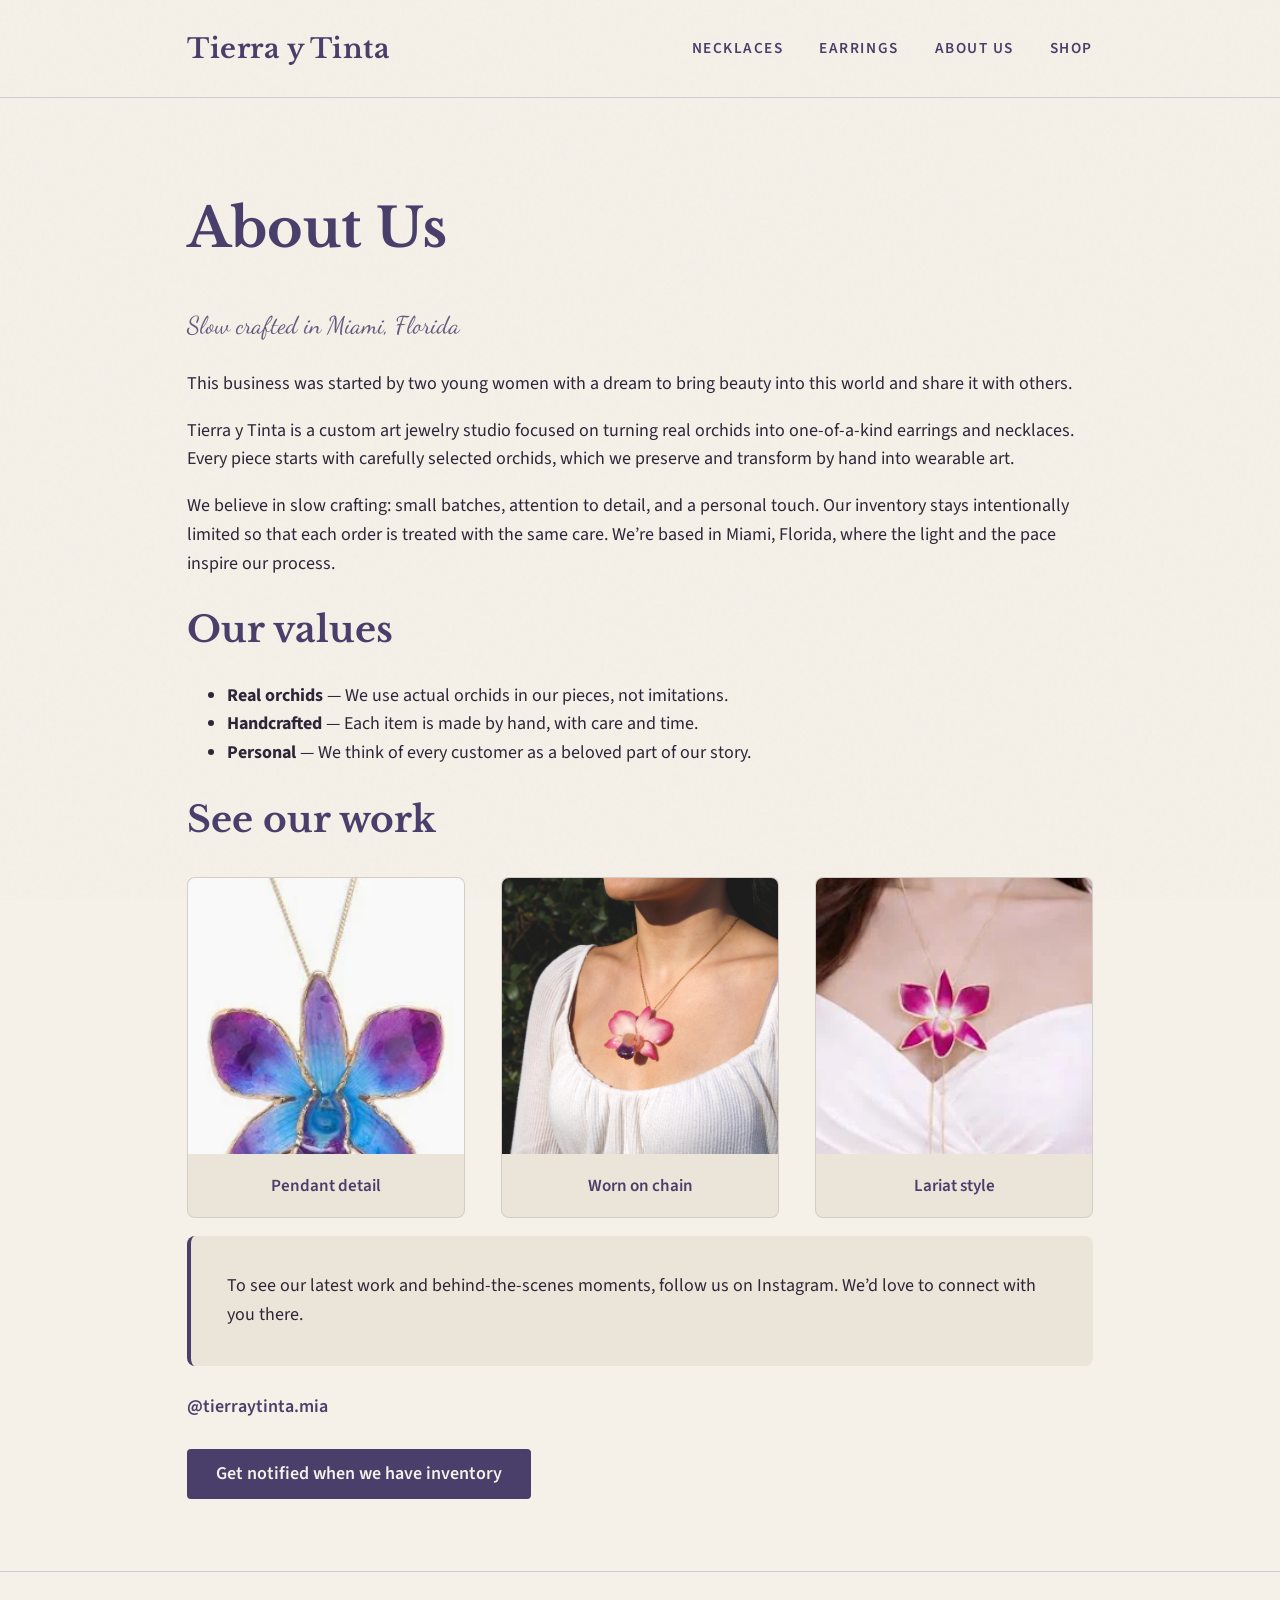
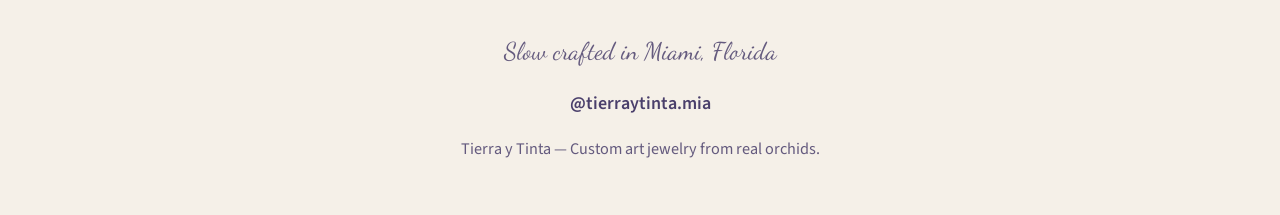
<file: about.html>
<!DOCTYPE html>
<html lang="en">
<head>
  <meta charset="UTF-8">
  <meta name="viewport" content="width=device-width, initial-scale=1.0">
  <title>About Us — Tierra y Tinta</title>
  <link rel="stylesheet" href="css/styles.css">
</head>
<body>
  <header class="site-header">
    <div class="wrapper">
      <a href="index.html" class="logo">Tierra y Tinta</a>
      <nav>
        <ul class="nav-list">
          <li><a href="purchase.html">Necklaces</a></li>
          <li><a href="purchase.html">Earrings</a></li>
          <li><a href="about.html">About Us</a></li>
          <li><a href="purchase.html">Shop</a></li>
        </ul>
      </nav>
    </div>
  </header>

  <main class="wrapper">
    <section class="section">
      <h1>About Us</h1>
      <p class="tagline">Slow crafted in Miami, Florida</p>

      <p class="about-intro">
        This business was started by two young women with a dream to bring beauty into this world and share it with others.
      </p>

      <p>
        Tierra y Tinta is a custom art jewelry studio focused on turning real orchids into one-of-a-kind earrings and necklaces. Every piece starts with carefully selected orchids, which we preserve and transform by hand into wearable art.
      </p>

      <p>
        We believe in slow crafting: small batches, attention to detail, and a personal touch. Our inventory stays intentionally limited so that each order is treated with the same care. We’re based in Miami, Florida, where the light and the pace inspire our process.
      </p>

      <h2>Our values</h2>
      <ul>
        <li><strong>Real orchids</strong> — We use actual orchids in our pieces, not imitations.</li>
        <li><strong>Handcrafted</strong> — Each item is made by hand, with care and time.</li>
        <li><strong>Personal</strong> — We think of every customer as a beloved part of our story.</li>
      </ul>

      <h2>See our work</h2>
      <div class="gallery-grid">
        <figure class="gallery-item">
          <img src="assets/orchid-pendant.png" alt="Orchid pendant — preserved real orchid with gold border">
          <figcaption>Pendant detail</figcaption>
        </figure>
        <figure class="gallery-item">
          <img src="assets/orchid-necklace-worn.png" alt="Orchid necklace worn">
          <figcaption>Worn on chain</figcaption>
        </figure>
        <figure class="gallery-item">
          <img src="assets/orchid-lariat.png" alt="Orchid lariat necklace">
          <figcaption>Lariat style</figcaption>
        </figure>
      </div>

      <p class="card-accent mb-0">
        To see our latest work and behind-the-scenes moments, follow us on Instagram. We’d love to connect with you there.
      </p>

      <p class="mt-lg">
        <a href="https://instagram.com/tierraytinta.mia" class="instagram-link" target="_blank" rel="noopener">@tierraytinta.mia</a>
      </p>

      <p class="mt-lg">
        <a href="purchase.html" class="btn">Get notified when we have inventory</a>
      </p>
    </section>
  </main>

  <footer class="site-footer">
    <div class="wrapper">
      <p class="tagline">Slow crafted in Miami, Florida</p>
      <p>
        <a href="https://instagram.com/tierraytinta.mia" class="instagram-link" target="_blank" rel="noopener">@tierraytinta.mia</a>
      </p>
      <p class="copyright">Tierra y Tinta — Custom art jewelry from real orchids.</p>
    </div>
  </footer>
</body>
</html>
</file>
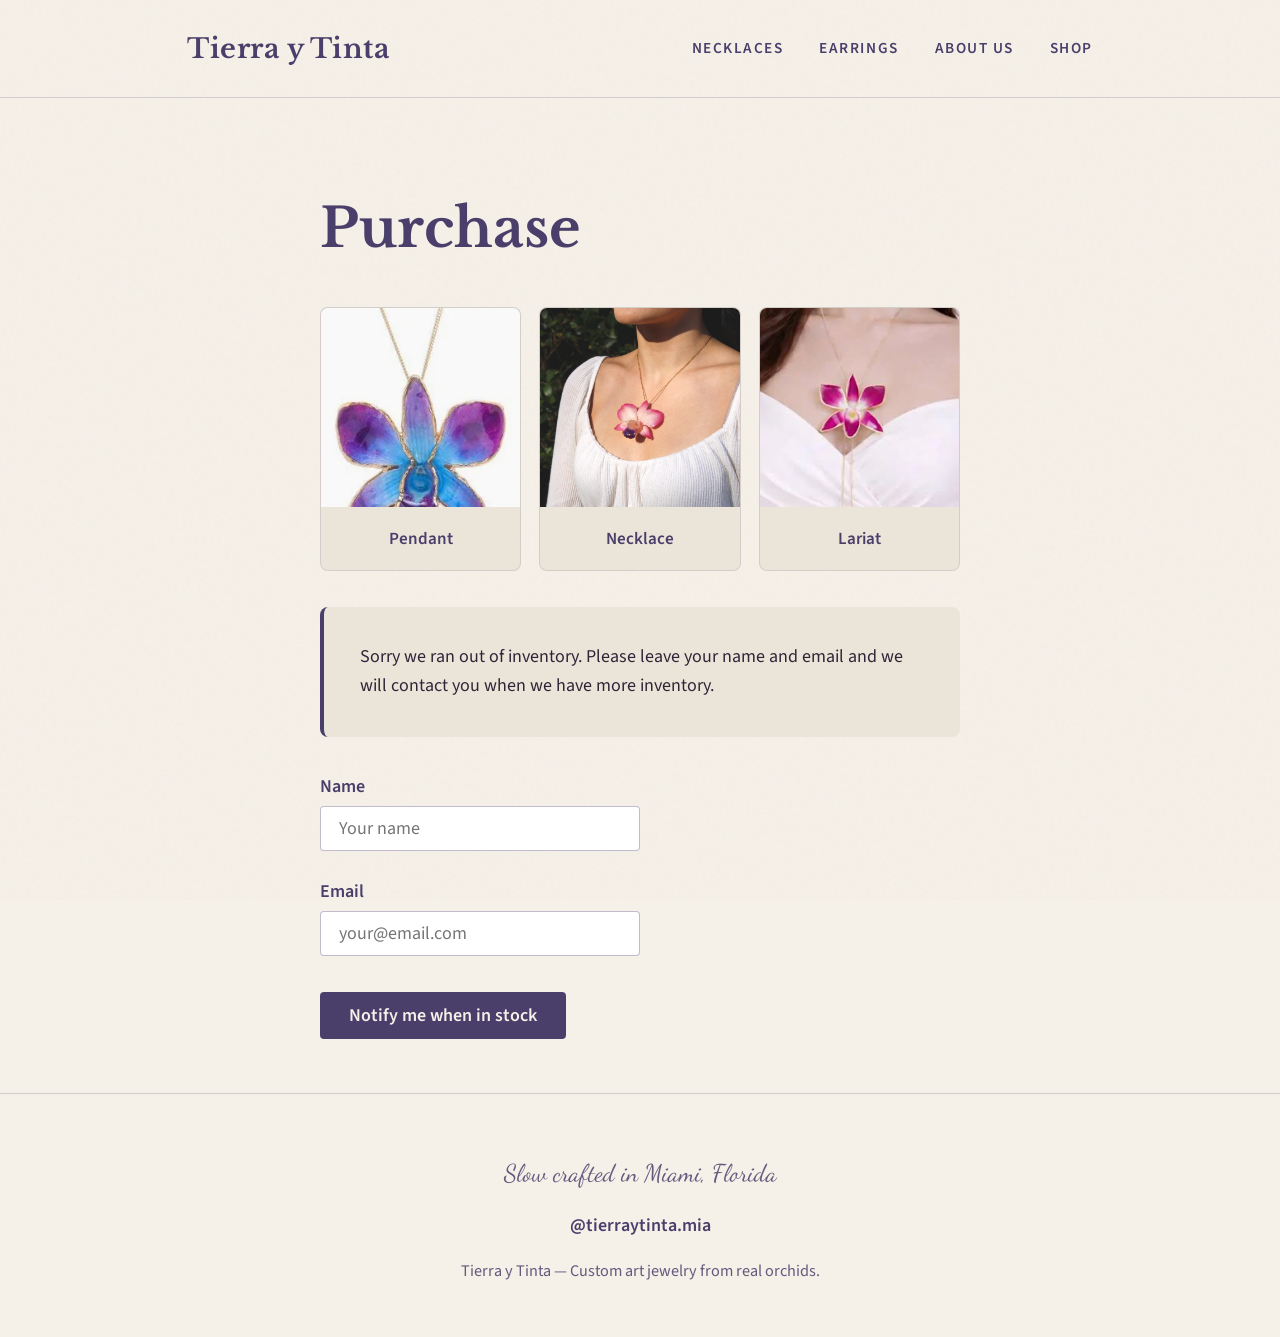
<file: purchase.html>
<!DOCTYPE html>
<html lang="en">
<head>
  <meta charset="UTF-8">
  <meta name="viewport" content="width=device-width, initial-scale=1.0">
  <title>Purchase — Tierra y Tinta</title>
  <link rel="stylesheet" href="css/styles.css">
</head>
<body>
  <header class="site-header">
    <div class="wrapper">
      <a href="index.html" class="logo">Tierra y Tinta</a>
      <nav>
        <ul class="nav-list">
          <li><a href="purchase.html">Necklaces</a></li>
          <li><a href="purchase.html">Earrings</a></li>
          <li><a href="about.html">About Us</a></li>
          <li><a href="purchase.html">Shop</a></li>
        </ul>
      </nav>
    </div>
  </header>

  <main class="wrapper">
    <section class="section section--narrow">
      <h1>Purchase</h1>

      <div class="gallery-grid gallery-grid--compact">
        <figure class="gallery-item">
          <img src="assets/orchid-pendant.png" alt="Orchid pendant detail">
          <figcaption>Pendant</figcaption>
        </figure>
        <figure class="gallery-item">
          <img src="assets/orchid-necklace-worn.png" alt="Orchid necklace worn">
          <figcaption>Necklace</figcaption>
        </figure>
        <figure class="gallery-item">
          <img src="assets/orchid-lariat.png" alt="Orchid lariat">
          <figcaption>Lariat</figcaption>
        </figure>
      </div>

      <p class="card-accent">
        Sorry we ran out of inventory. Please leave your name and email and we will contact you when we have more inventory.
      </p>

      <form class="notify-form" id="notify-form" action="#" method="post">
        <div class="form-group">
          <label for="name">Name</label>
          <input type="text" id="name" name="name" required placeholder="Your name">
        </div>
        <div class="form-group">
          <label for="email">Email</label>
          <input type="email" id="email" name="email" required placeholder="your@email.com">
        </div>
        <button type="submit" class="btn">Notify me when in stock</button>
      </form>

      <p class="thank-you-message" id="thank-you" aria-live="polite">
        Thank you! We’ll contact you when we have more inventory.
      </p>
    </section>
  </main>

  <footer class="site-footer">
    <div class="wrapper">
      <p class="tagline">Slow crafted in Miami, Florida</p>
      <p>
        <a href="https://instagram.com/tierraytinta.mia" class="instagram-link" target="_blank" rel="noopener">@tierraytinta.mia</a>
      </p>
      <p class="copyright">Tierra y Tinta — Custom art jewelry from real orchids.</p>
    </div>
  </footer>

  <script>
    (function() {
      var form = document.getElementById('notify-form');
      var thankYou = document.getElementById('thank-you');
      if (form && thankYou) {
        form.addEventListener('submit', function(e) {
          e.preventDefault();
          form.style.display = 'none';
          thankYou.classList.add('visible');
          // TODO: send name/email to your backend or form service (e.g. Formspree, Netlify Forms)
        });
      }
    })();
  </script>
</body>
</html>
</file>
<file: css/styles.css>
/* Tierra y Tinta — Global styles
   Colors and typography from business card: aged paper + deep plum */

@import url('https://fonts.googleapis.com/css2?family=Cormorant+Garamond:ital,wght@0,400;0,600;1,400&family=Libre+Baskerville:wght@400;700&family=Source+Sans+3:wght@400;600&family=Dancing+Script:wght@500&display=swap');

:root {
  /* Brand palette */
  --paper: #f5f0e8;
  --paper-dark: #ebe5d9;
  --plum: #4a3f6b;
  --plum-light: #5c4d7a;
  --plum-muted: rgba(74, 63, 107, 0.85);
  --ink: #2d2638;

  /* Typography */
  --font-display: 'Libre Baskerville', 'Cormorant Garamond', Georgia, serif;
  --font-body: 'Source Sans 3', system-ui, sans-serif;
  --font-script: 'Dancing Script', cursive;
  --font-tagline: 'Cormorant Garamond', Georgia, serif;

  --space-xs: 0.25rem;
  --space-sm: 0.5rem;
  --space-md: 1rem;
  --space-lg: 1.5rem;
  --space-xl: 2rem;
  --space-2xl: 3rem;
  --max-width: 960px;
}

*,
*::before,
*::after {
  box-sizing: border-box;
}

html {
  font-size: 18px;
  scroll-behavior: smooth;
}

body {
  margin: 0;
  font-family: var(--font-body);
  color: var(--ink);
  background-color: var(--paper);
  line-height: 1.6;
  min-height: 100vh;
  display: flex;
  flex-direction: column;
}

/* Optional subtle paper texture */
body::before {
  content: '';
  position: fixed;
  inset: 0;
  background-image: url("data:image/svg+xml,%3Csvg viewBox='0 0 256 256' xmlns='http://www.w3.org/2000/svg'%3E%3Cfilter id='noise'%3E%3CfeTurbulence type='fractalNoise' baseFrequency='0.9' numOctaves='4' stitchTiles='stitch'/%3E%3C/filter%3E%3Crect width='100%25' height='100%25' filter='url(%23noise)' opacity='0.03'/%3E%3C/svg%3E");
  pointer-events: none;
  z-index: 0;
}

/* Homepage: faded orchid background (soft pink orchid on white) */
body.page-home::after {
  content: '';
  position: fixed;
  inset: 0;
  background-image: url("../assets/orchid-bg.png");
  background-size: cover;
  background-position: center;
  background-repeat: no-repeat;
  opacity: 0.12;
  pointer-events: none;
  z-index: 0;
}

.wrapper {
  position: relative;
  z-index: 1;
  flex: 1;
  max-width: var(--max-width);
  margin: 0 auto;
  padding: 0 var(--space-lg);
  width: 100%;
}

/* ----- Header & Nav ----- */
.site-header {
  padding: var(--space-lg) 0;
  border-bottom: 1px solid rgba(74, 63, 107, 0.2);
}

.site-header .wrapper {
  display: flex;
  flex-wrap: wrap;
  align-items: center;
  justify-content: space-between;
  gap: var(--space-md);
}

.logo {
  font-family: var(--font-display);
  font-weight: 700;
  font-size: 1.5rem;
  letter-spacing: 0.02em;
  color: var(--plum);
  text-decoration: none;
}

.logo:hover {
  color: var(--plum-light);
}

.nav-list {
  list-style: none;
  margin: 0;
  padding: 0;
  display: flex;
  gap: var(--space-xl);
}

.nav-list a {
  font-family: var(--font-body);
  font-weight: 600;
  font-size: 0.85rem;
  letter-spacing: 0.1em;
  text-transform: uppercase;
  color: var(--plum);
  text-decoration: none;
}

.nav-list a:hover {
  text-decoration: underline;
}

/* ----- Typography ----- */
h1, h2, h3 {
  font-family: var(--font-display);
  color: var(--plum);
  font-weight: 700;
  line-height: 1.2;
}

h1 { font-size: clamp(2rem, 5vw, 3rem); }
h2 { font-size: clamp(1.5rem, 3vw, 2rem); }
h3 { font-size: 1.25rem; }

.tagline {
  font-family: var(--font-script);
  font-size: 1.35rem;
  color: var(--plum-muted);
  font-style: normal;
}

/* ----- Buttons & Forms ----- */
.btn {
  display: inline-block;
  padding: var(--space-sm) var(--space-lg);
  font-family: var(--font-body);
  font-weight: 600;
  font-size: 1rem;
  color: var(--paper);
  background-color: var(--plum);
  border: 2px solid var(--plum);
  border-radius: 4px;
  cursor: pointer;
  text-decoration: none;
  transition: background-color 0.2s, color 0.2s;
}

.btn:hover {
  background-color: var(--plum-light);
  border-color: var(--plum-light);
  color: var(--paper);
}

input[type="text"],
input[type="email"] {
  width: 100%;
  max-width: 320px;
  padding: var(--space-sm) var(--space-md);
  font-family: var(--font-body);
  font-size: 1rem;
  color: var(--ink);
  background: #fff;
  border: 1px solid rgba(74, 63, 107, 0.35);
  border-radius: 4px;
}

input:focus {
  outline: none;
  border-color: var(--plum);
  box-shadow: 0 0 0 2px rgba(74, 63, 107, 0.2);
}

label {
  display: block;
  font-weight: 600;
  color: var(--plum);
  margin-bottom: var(--space-xs);
}

.form-group {
  margin-bottom: var(--space-lg);
}

/* ----- Footer ----- */
.site-footer {
  margin-top: auto;
  padding: var(--space-xl) 0;
  border-top: 1px solid rgba(74, 63, 107, 0.2);
  text-align: center;
}

.site-footer .tagline {
  margin-bottom: var(--space-sm);
}

.instagram-link {
  color: var(--plum);
  font-weight: 600;
  text-decoration: none;
}

.instagram-link:hover {
  text-decoration: underline;
}

.copyright {
  font-size: 0.9rem;
  color: var(--plum-muted);
  margin-top: var(--space-md);
}

/* ----- Sections ----- */
.hero {
  padding: var(--space-2xl) 0;
  text-align: center;
}

.hero h1 {
  margin-bottom: var(--space-sm);
}

.hero .tagline {
  margin-bottom: var(--space-xl);
}

.section {
  padding: var(--space-2xl) 0;
}

.section--narrow {
  max-width: 640px;
  margin-left: auto;
  margin-right: auto;
}

/* ----- Card / postcard accent ----- */
.card-accent {
  background: var(--paper-dark);
  padding: var(--space-xl);
  border-radius: 8px;
  border-left: 4px solid var(--plum);
}

/* ----- Notify form (purchase page) ----- */
.notify-form {
  margin-top: var(--space-xl);
}

.notify-form .btn {
  margin-top: var(--space-sm);
}

.thank-you-message {
  display: none;
  font-family: var(--font-display);
  color: var(--plum);
  font-size: 1.25rem;
  margin-top: var(--space-lg);
}

.thank-you-message.visible {
  display: block;
}

/* ----- Gallery (orchid jewelry images) ----- */
.gallery-grid {
  display: grid;
  grid-template-columns: repeat(auto-fit, minmax(260px, 1fr));
  gap: var(--space-xl);
  margin-top: var(--space-xl);
}

.gallery-item {
  margin: 0;
  background: var(--paper-dark);
  border-radius: 8px;
  overflow: hidden;
  border: 1px solid rgba(74, 63, 107, 0.15);
}

.gallery-item img {
  width: 100%;
  height: auto;
  display: block;
  aspect-ratio: 1;
  object-fit: cover;
}

.gallery-item figcaption {
  font-family: var(--font-body);
  font-size: 0.95rem;
  font-weight: 600;
  color: var(--plum);
  padding: var(--space-md);
  text-align: center;
}

.gallery-grid--compact {
  grid-template-columns: repeat(3, 1fr);
  gap: var(--space-md);
  margin-bottom: var(--space-xl);
}

.gallery-grid--compact .gallery-item img {
  aspect-ratio: 1;
}

@media (max-width: 640px) {
  .gallery-grid--compact {
    grid-template-columns: 1fr;
  }
}

/* ----- Utilities ----- */
.text-center { text-align: center; }
.mb-0 { margin-bottom: 0; }
.mt-lg { margin-top: var(--space-lg); }

@media (max-width: 640px) {
  .nav-list {
    gap: var(--space-md);
  }
}
</file>
